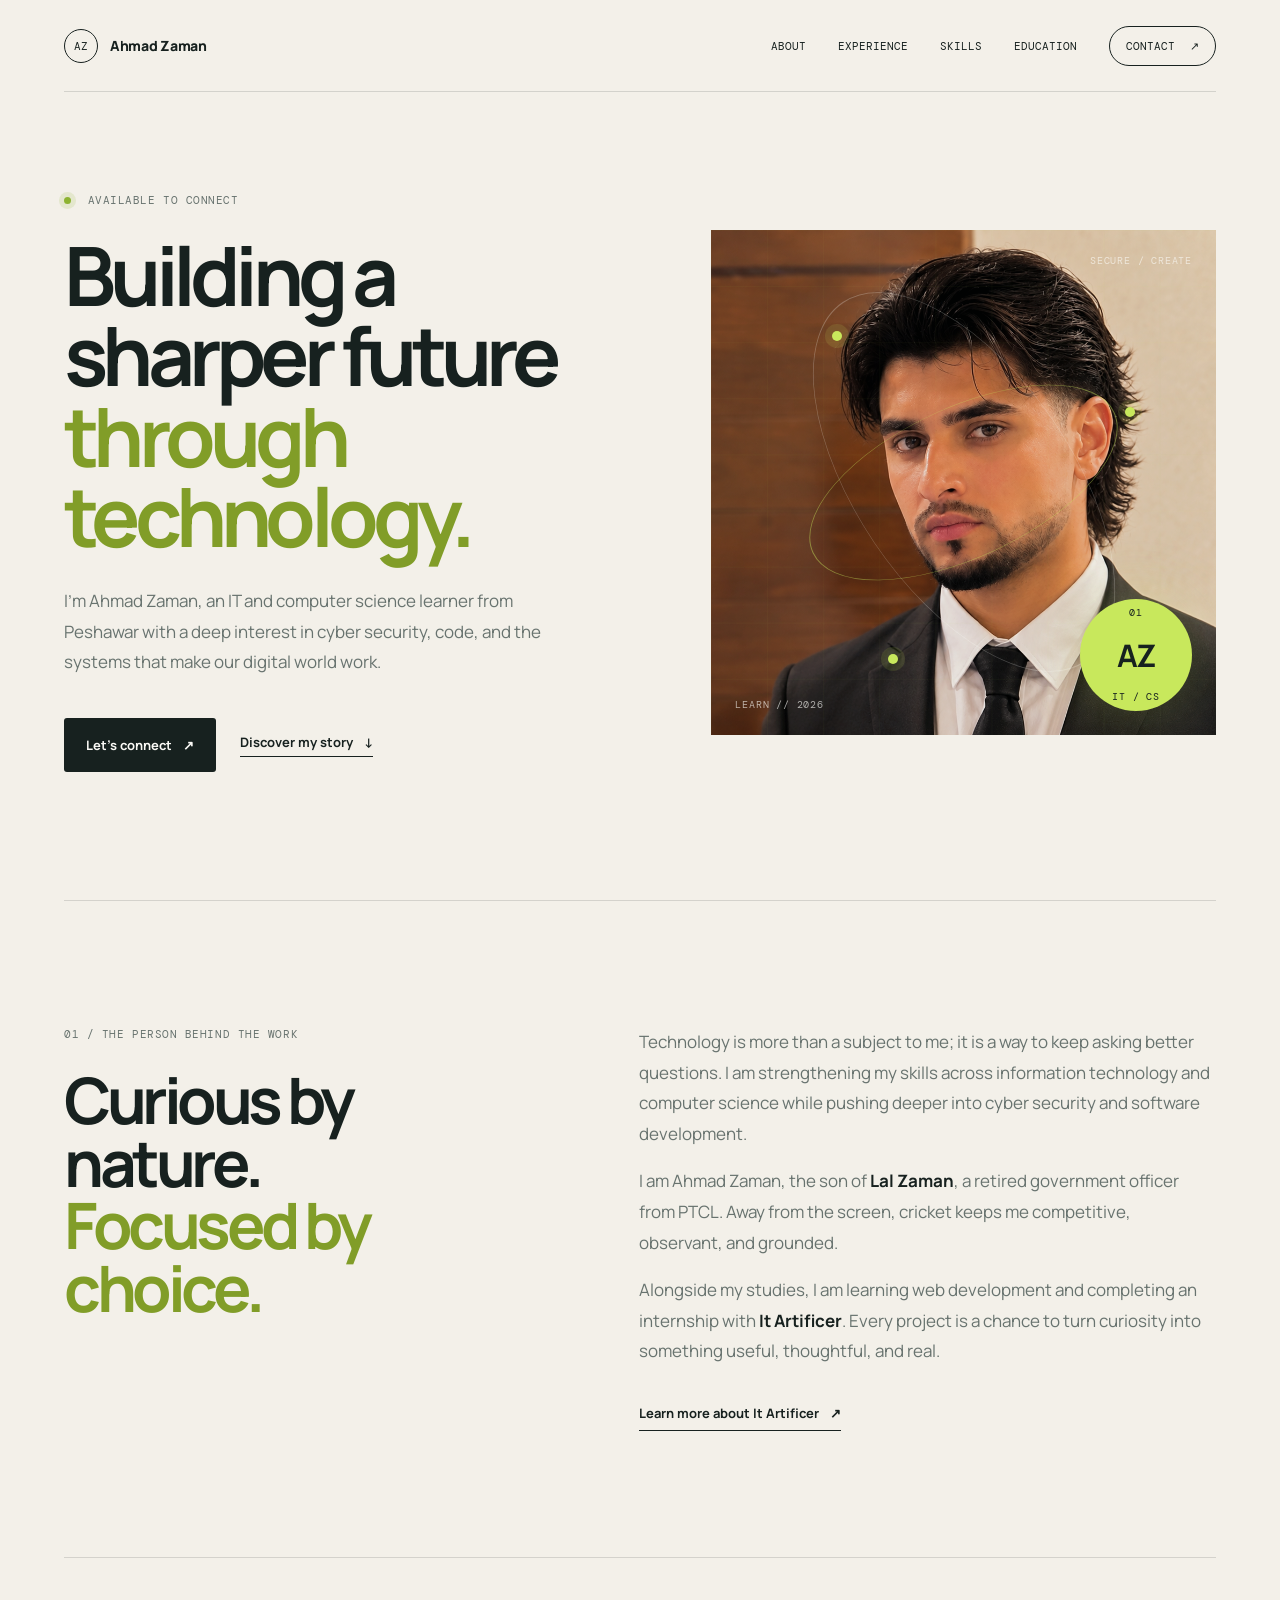
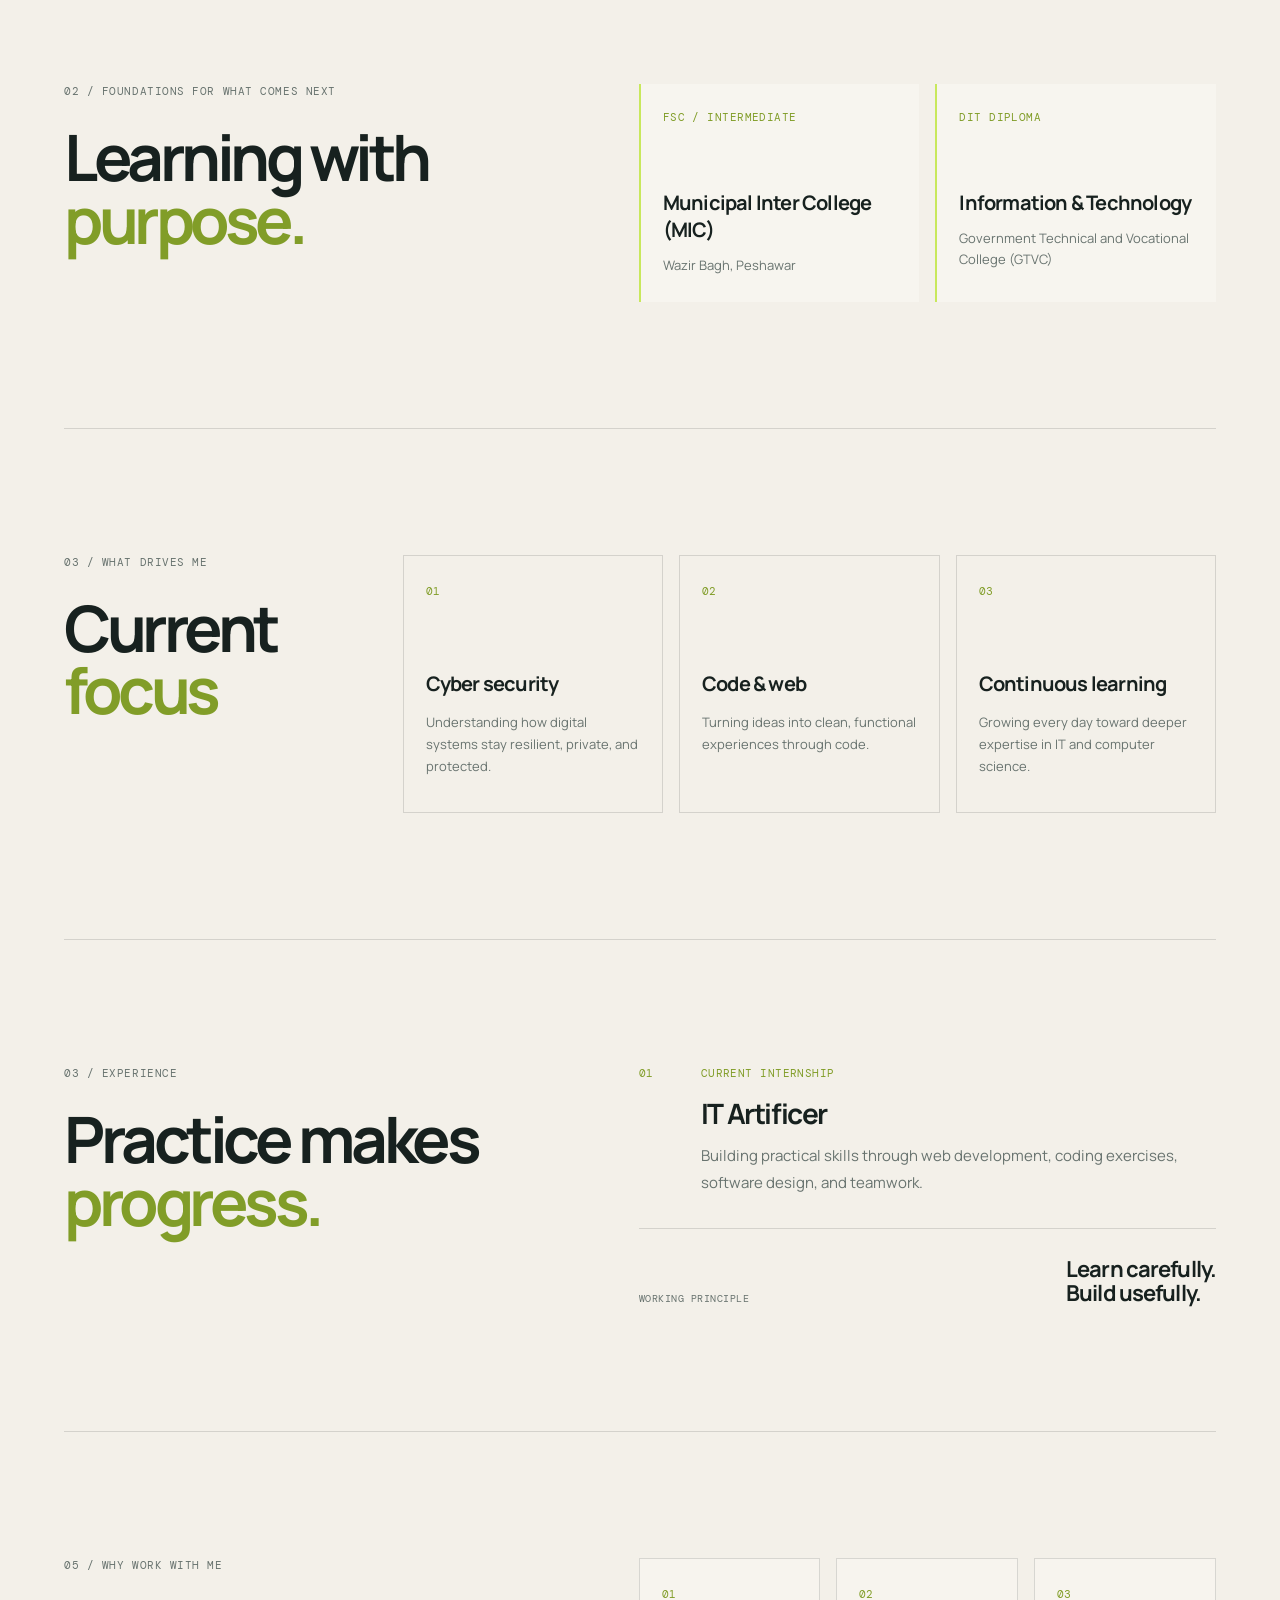
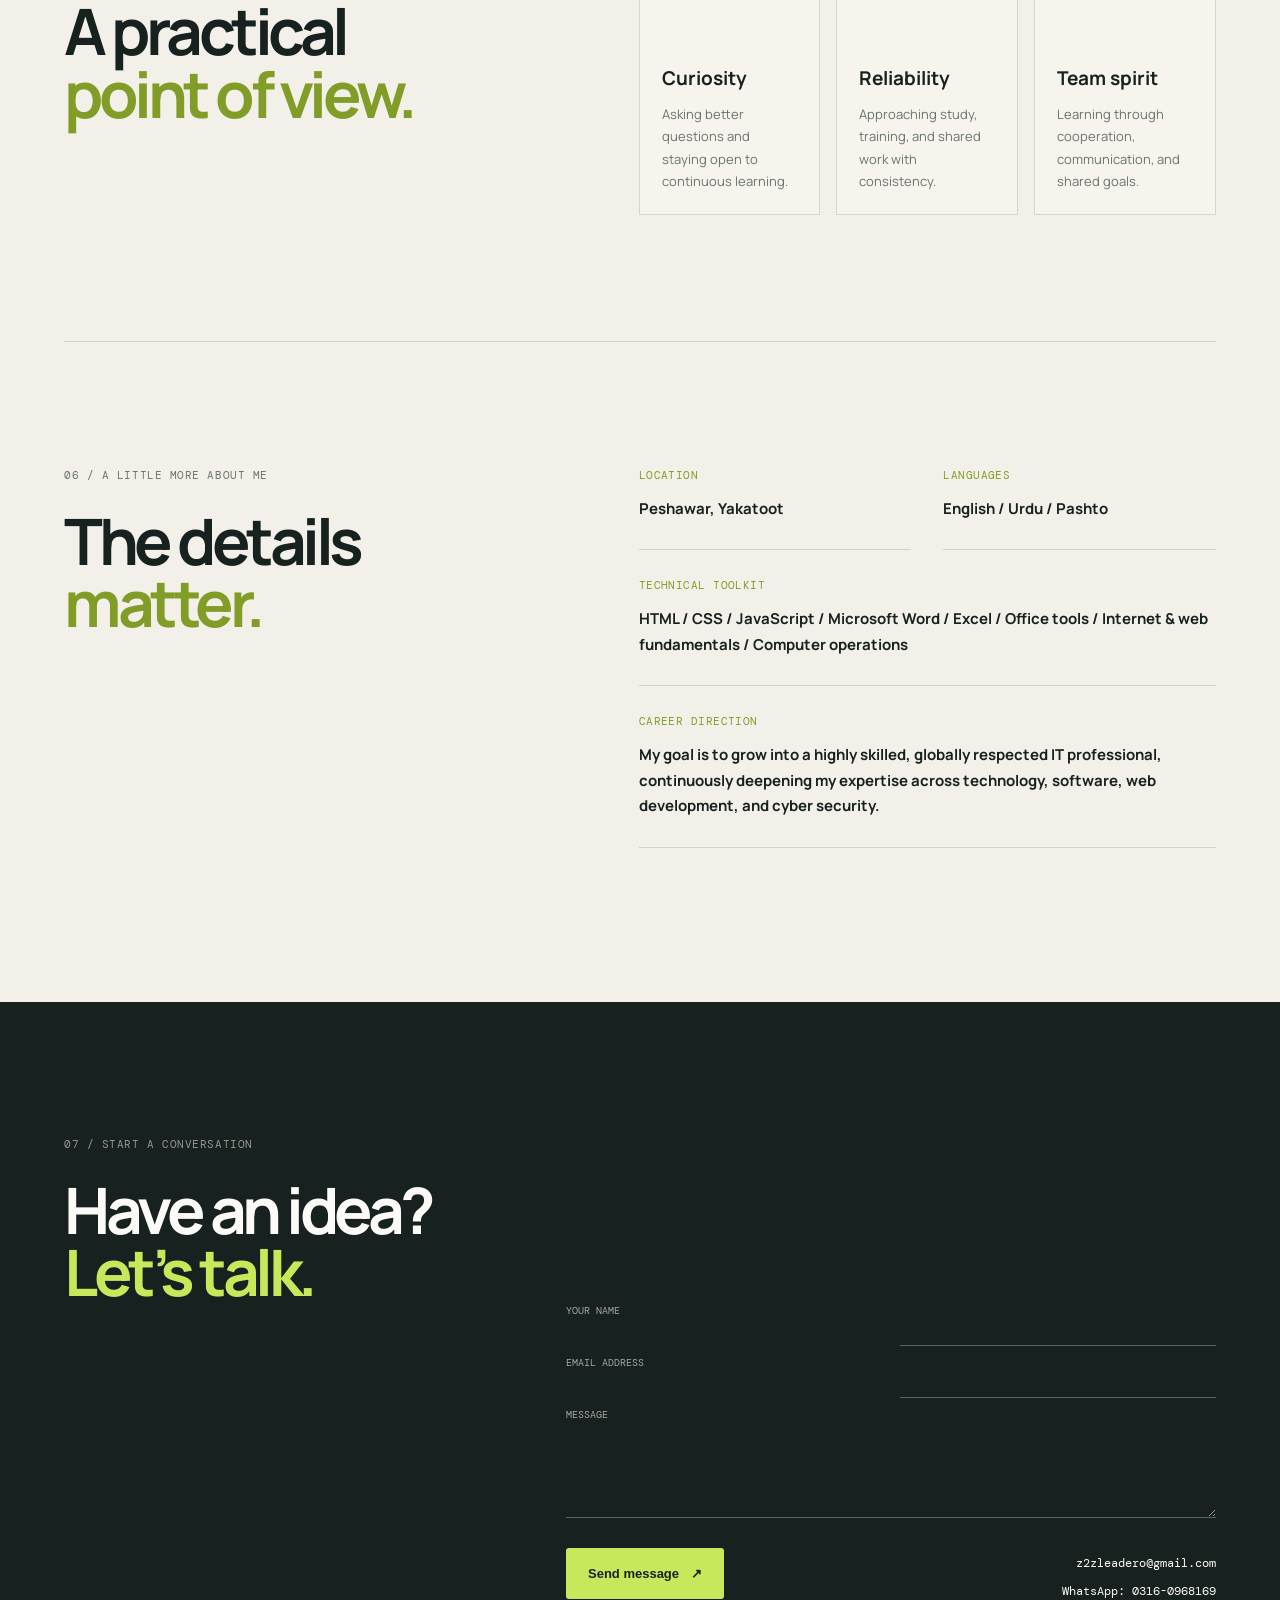
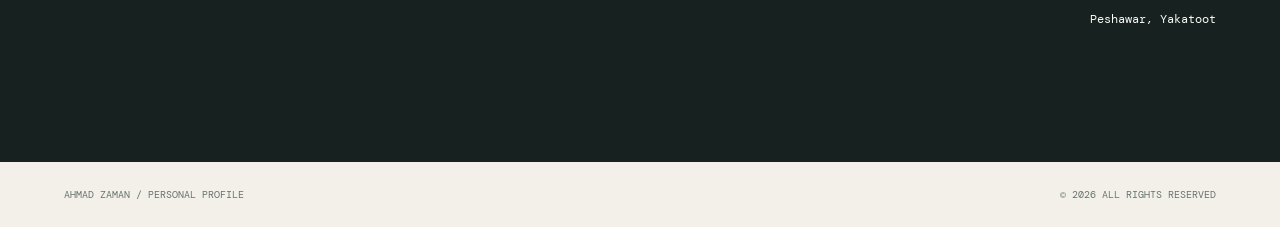
<file: index.html>
<!DOCTYPE html>
<html lang="en">
<head>
    <meta charset="UTF-8">
    <meta name="viewport" content="width=device-width, initial-scale=1.0">
    <meta name="theme-color" content="#17211f">
    <meta name="format-detection" content="telephone=no">
    <meta name="description" content="The personal profile of Ahmad Zaman, an IT and computer science learner, coding enthusiast, and cyber security expert.">
        <link rel="icon" href="profile.png" type="image/png">
    <title>Ahmad Zaman | IT & Cyber Security</title>
    <link rel="preconnect" href="https://fonts.googleapis.com">
    <link rel="preconnect" href="https://fonts.gstatic.com" crossorigin>
    <link href="https://fonts.googleapis.com/css2?family=DM+Mono:wght@400;500&family=Manrope:wght@400;500;600;700;800&display=swap" rel="stylesheet">
    <link rel="stylesheet" href="index.css">
</head>
<body>
    <div class="page-shell">
        <header class="site-header">
            <a class="brand" href="#top" aria-label="Ahmad Zaman home">
                <span class="brand-mark">AZ</span>
                <span>Ahmad Zaman</span>
            </a>
            <button class="menu-toggle" type="button" aria-expanded="false" aria-controls="site-nav">Menu</button>
            <nav id="site-nav" class="site-nav" aria-label="Main navigation">
                <a class="active" href="#about">About</a>
                <a href="#experience">Experience</a>
                <a href="#skills">Skills</a>
                <a href="#education">Education</a>
                <a class="nav-contact" href="#contact">Contact <span>↗</span></a>
            </nav>
        </header>

        <main id="top">
            <section class="hero" aria-labelledby="intro-title">
                <div class="hero-copy">
                    <p class="eyebrow"><span class="status-dot"></span> Available to connect</p>
                    <h1 id="intro-title">Building a sharper future <em>through technology.</em></h1>
                    <p class="intro">I’m Ahmad Zaman, an IT and computer science learner from Peshawar with a deep interest in cyber security, code, and the systems that make our digital world work.</p>
                    <div class="hero-actions">
                        <a class="button button-primary" href="mailto:z2zleadero@gmail.com">Let’s connect <span>↗</span></a>
                        <a class="button button-quiet" href="#about">Discover my story <span>↓</span></a>
                    </div>
                </div>
                    <div class="hero-visual reveal" role="img" aria-label="Portrait of Ahmad Zaman">
                    <img class="profile-photo" src="profile.png" alt="Ahmad Zaman wearing a black suit and tie">
                    <div class="visual-grid"></div>
                    <div class="orbit orbit-one"></div>
                    <div class="orbit orbit-two"></div>
                    <div class="core"><span>01</span><strong>AZ</strong><small>IT / CS</small></div>
                    <span class="node node-a"></span><span class="node node-b"></span><span class="node node-c"></span>
                    <span class="visual-label label-top">SECURE / CREATE</span>
                    <span class="visual-label label-bottom">LEARN // 2026</span>
                </div>
            </section>

            <section id="about" class="about-section" aria-labelledby="about-title">
                <div class="section-intro">
                    <p class="eyebrow">01 / The person behind the work</p>
                    <h2 id="about-title">Curious by nature.<br><em>Focused by choice.</em></h2>
                </div>
                <div class="about-content">
                    <p>Technology is more than a subject to me; it is a way to keep asking better questions. I am strengthening my skills across information technology and computer science while pushing deeper into cyber security and software development.</p>
                    <p>I am Ahmad Zaman, the son of <strong>Lal Zaman</strong>, a retired government officer from PTCL. Away from the screen, cricket keeps me competitive, observant, and grounded.</p>
                    <p>Alongside my studies, I am learning web development and completing an internship with <strong>It Artificer</strong>. Every project is a chance to turn curiosity into something useful, thoughtful, and real.</p>
                    <a class="text-link" href="https://share.google/Oz5hniwA0EbWmKNiz" target="_blank" rel="noopener noreferrer">Learn more about It Artificer <span>↗</span></a>
                </div>
            </section>

            <section id="education" class="education-section" aria-labelledby="education-title">
                <div class="section-intro">
                    <p class="eyebrow">02 / Foundations for what comes next</p>
                    <h2 id="education-title">Learning with<br><em>purpose.</em></h2>
                </div>
                <div class="education-content">
                    <article class="education-item">
                        <span class="education-type">FSc / Intermediate</span>
                        <h3>Municipal Inter College (MIC)</h3>
                        <p>Wazir Bagh, Peshawar</p>
                    </article>
                    <article class="education-item">
                        <span class="education-type">DIT Diploma</span>
                        <h3>Information &amp; Technology</h3>
                        <p>Government Technical and Vocational College (GTVC)</p>
                    </article>
                </div>
            </section>

            <section id="skills" class="focus-section" aria-labelledby="focus-title">
                <div class="focus-heading"><p class="eyebrow">03 / What drives me</p><h2 id="focus-title">Current <em>focus</em></h2></div>
                <div class="focus-list">
                    <article class="focus-item"><span class="focus-number">01</span><h3>Cyber security</h3><p>Understanding how digital systems stay resilient, private, and protected.</p></article>
                    <article class="focus-item"><span class="focus-number">02</span><h3>Code & web</h3><p>Turning ideas into clean, functional experiences through code.</p></article>
                    <article class="focus-item"><span class="focus-number">03</span><h3>Continuous learning</h3><p>Growing every day toward deeper expertise in IT and computer science.</p></article>
                </div>
            </section>

            <section id="experience" class="experience-section" aria-labelledby="experience-title">
                <div class="section-intro">
                    <p class="eyebrow">03 / Experience</p>
                    <h2 id="experience-title">Practice makes<br><em>progress.</em></h2>
                </div>
                <div class="experience-content">
                    <article class="timeline-item">
                        <span class="timeline-number">01</span>
                        <div><span class="education-type">Current internship</span><h3>IT Artificer</h3><p>Building practical skills through web development, coding exercises, software design, and teamwork.</p></div>
                    </article>
                    <div class="experience-note"><span>WORKING PRINCIPLE</span><strong>Learn carefully.<br>Build usefully.</strong></div>
                </div>
            </section>

            <section class="highlights-section" aria-labelledby="highlights-title">
                <div class="section-intro"><p class="eyebrow">05 / Why work with me</p><h2 id="highlights-title">A practical<br><em>point of view.</em></h2></div>
                <div class="highlights-grid"><article><span>01</span><h3>Curiosity</h3><p>Asking better questions and staying open to continuous learning.</p></article><article><span>02</span><h3>Reliability</h3><p>Approaching study, training, and shared work with consistency.</p></article><article><span>03</span><h3>Team spirit</h3><p>Learning through cooperation, communication, and shared goals.</p></article></div>
            </section>

            <section class="details-section" aria-labelledby="details-title">
                <div class="section-intro"><p class="eyebrow">06 / A little more about me</p><h2 id="details-title">The details<br><em>matter.</em></h2></div>
                <div class="details-grid">
                    <div class="detail-block"><span class="detail-label">Location</span><strong>Peshawar, Yakatoot</strong></div>
                    <div class="detail-block"><span class="detail-label">Languages</span><strong>English / Urdu / Pashto</strong></div>
                    <div class="detail-block detail-wide"><span class="detail-label">Technical toolkit</span><strong>HTML / CSS / JavaScript / Microsoft Word / Excel / Office tools / Internet &amp; web fundamentals / Computer operations</strong></div>
                    <div class="detail-block detail-wide"><span class="detail-label">Career direction</span><strong>My goal is to grow into a highly skilled, globally respected IT professional, continuously deepening my expertise across technology, software, web development, and cyber security.</strong></div>
                </div>
            </section>

            <section id="contact" class="contact-section" aria-labelledby="contact-title">
                <p class="eyebrow">07 / Start a conversation</p>
                <h2 id="contact-title">Have an idea?<br><em>Let’s talk.</em></h2>
                <div class="contact-details"><a href="mailto:z2zleadero@gmail.com">z2zleadero@gmail.com</a><a href="https://wa.me/923160968169" target="_blank" rel="noopener noreferrer">WhatsApp: 0316-0968169</a><span>Peshawar, Yakatoot</span></div>
                <form class="contact-form"><label for="name">Your name</label><input id="name" name="name" type="text" autocomplete="name" required><label for="email">Email address</label><input id="email" name="email" type="email" autocomplete="email" required><label for="message">Message</label><textarea id="message" name="message" rows="4" required></textarea><button class="button button-primary" type="submit">Send message <span>↗</span></button><p class="form-status" role="status" aria-live="polite"></p></form>
            </section>
        </main>

        <footer class="site-footer"><span>Ahmad Zaman / Personal profile</span><span>© <span id="year"></span> All rights reserved</span></footer>
    </div>
    <button class="back-to-top" type="button" aria-label="Back to top">↑</button>
    <script src="index.js"></script>
</body>
</html>
</file>
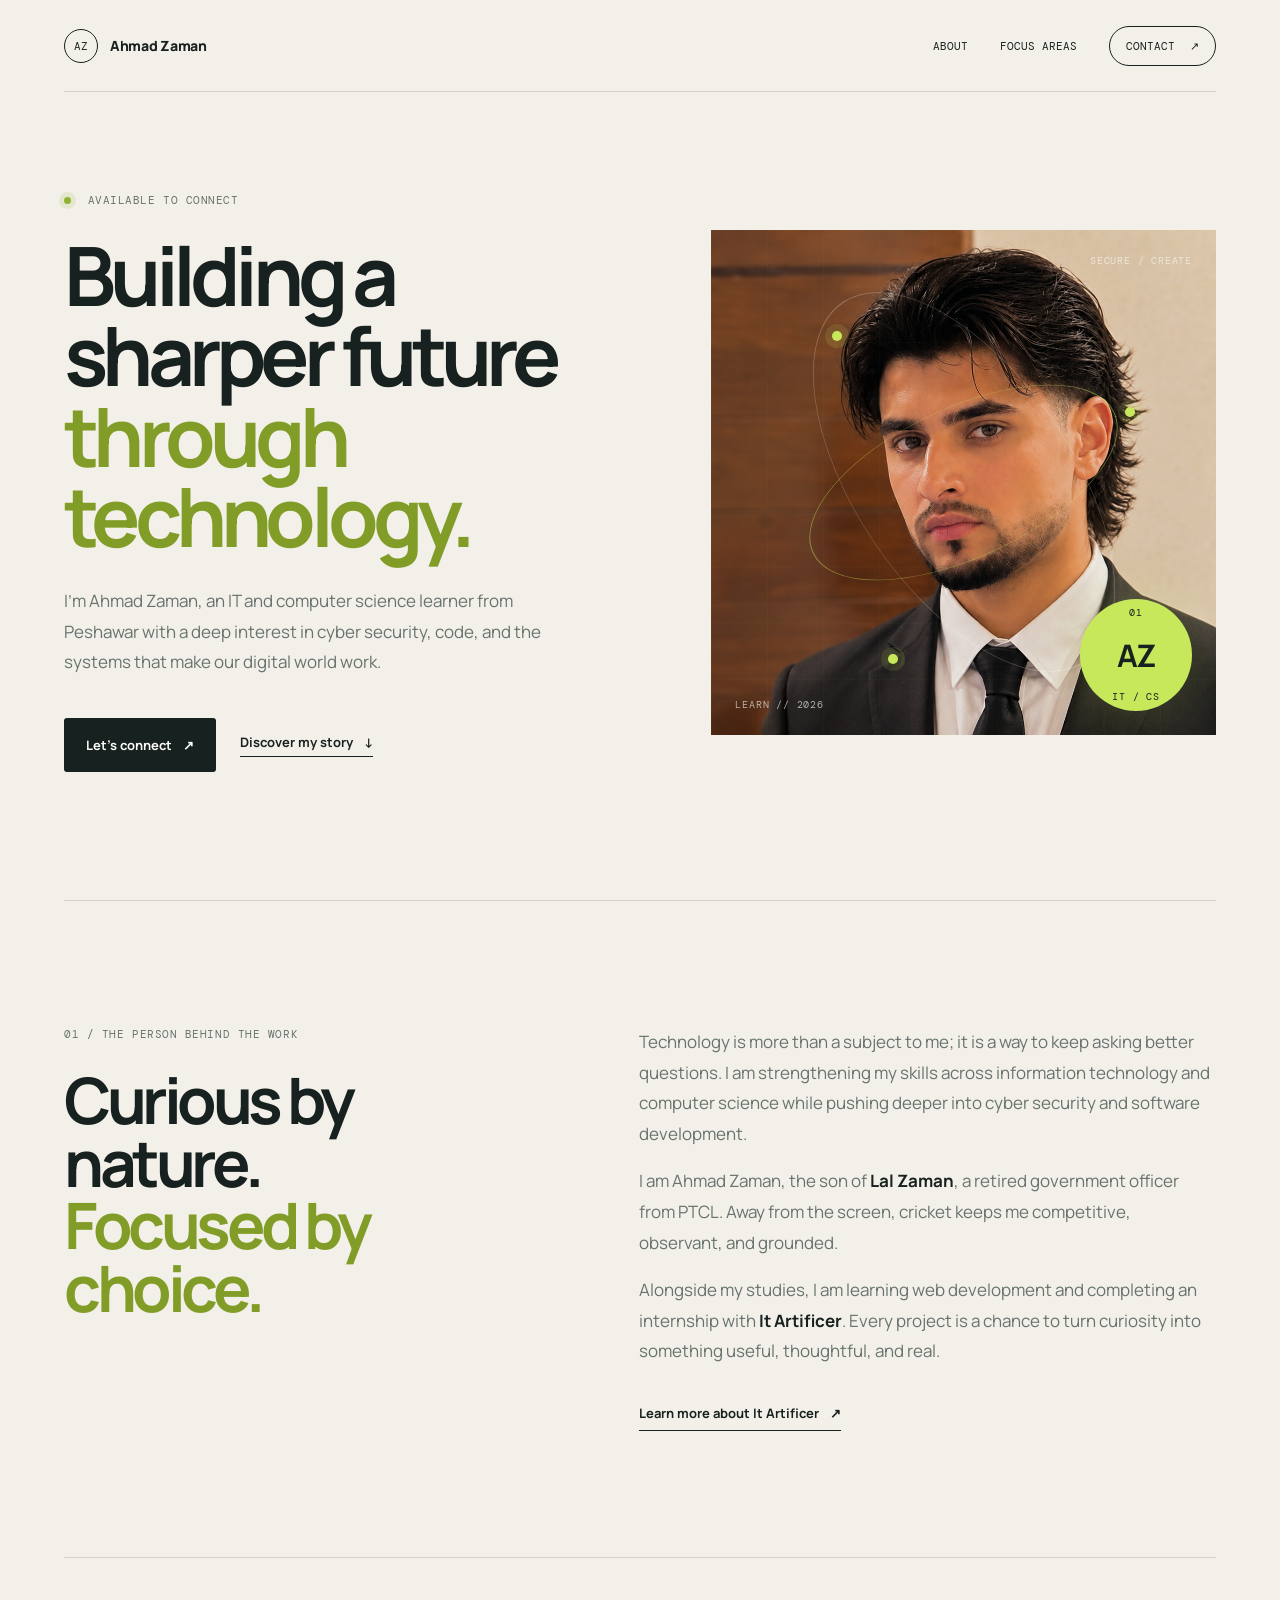
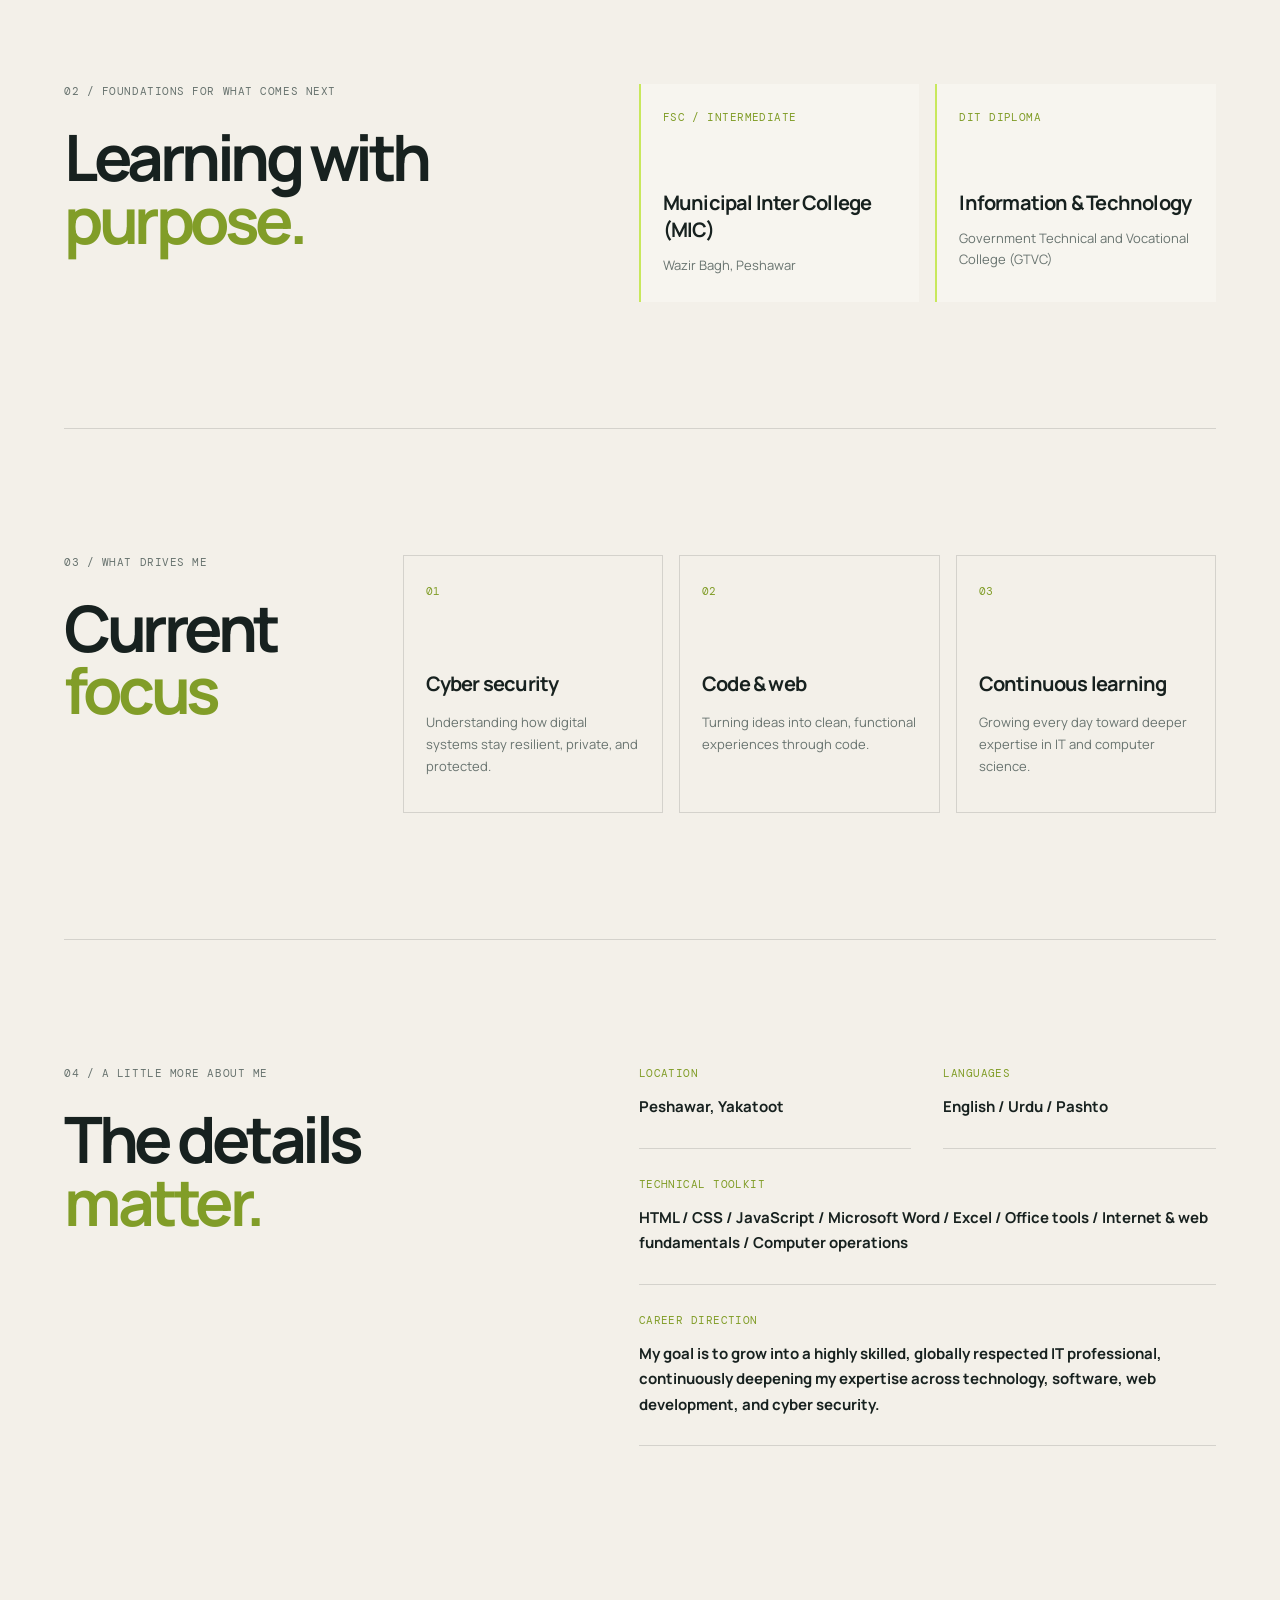
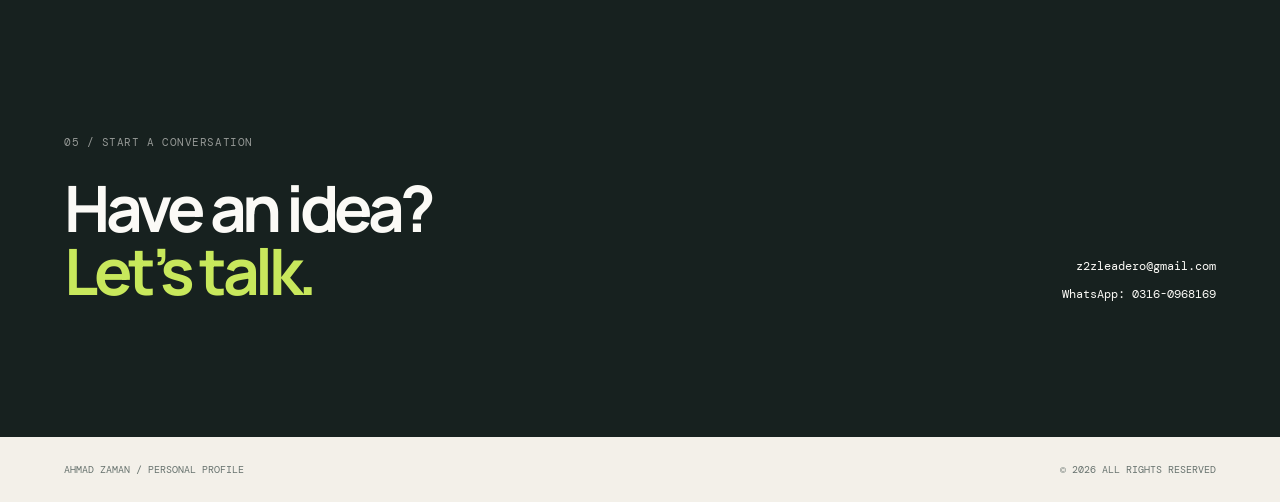
<file: Personal.HTML>
<!DOCTYPE html>
<html lang="en">
<head>
    <meta charset="UTF-8">
    <meta name="viewport" content="width=device-width, initial-scale=1.0">
    <meta name="theme-color" content="#17211f">
    <meta name="format-detection" content="telephone=no">
    <meta name="description" content="The personal profile of Ahmad Zaman, an IT and computer science learner, coding enthusiast, and cyber security expert.">
    <title>Ahmad Zaman | IT & Cyber Security</title>
    <link rel="preconnect" href="https://fonts.googleapis.com">
    <link rel="preconnect" href="https://fonts.gstatic.com" crossorigin>
    <link href="https://fonts.googleapis.com/css2?family=DM+Mono:wght@400;500&family=Manrope:wght@400;500;600;700;800&display=swap" rel="stylesheet">
    <link rel="stylesheet" href="Personal.CSS">
</head>
<body>
    <div class="page-shell">
        <header class="site-header">
            <a class="brand" href="#top" aria-label="Ahmad Zaman home">
                <span class="brand-mark">AZ</span>
                <span>Ahmad Zaman</span>
            </a>
            <button class="menu-toggle" type="button" aria-expanded="false" aria-controls="site-nav">Menu</button>
            <nav id="site-nav" class="site-nav" aria-label="Main navigation">
                <a href="#about">About</a>
                <a href="#focus">Focus areas</a>
                <a class="nav-contact" href="mailto:z2zleadero@gmail.com">Contact <span>↗</span></a>
            </nav>
        </header>

        <main id="top">
            <section class="hero" aria-labelledby="intro-title">
                <div class="hero-copy">
                    <p class="eyebrow"><span class="status-dot"></span> Available to connect</p>
                    <h1 id="intro-title">Building a sharper future <em>through technology.</em></h1>
                    <p class="intro">I’m Ahmad Zaman, an IT and computer science learner from Peshawar with a deep interest in cyber security, code, and the systems that make our digital world work.</p>
                    <div class="hero-actions">
                        <a class="button button-primary" href="mailto:z2zleadero@gmail.com">Let’s connect <span>↗</span></a>
                        <a class="button button-quiet" href="#about">Discover my story <span>↓</span></a>
                    </div>
                </div>
                <div class="hero-visual" aria-label="Portrait of Ahmad Zaman">
                    <img class="profile-photo" src="profile.png" alt="Ahmad Zaman wearing a black suit and tie">
                    <div class="visual-grid"></div>
                    <div class="orbit orbit-one"></div>
                    <div class="orbit orbit-two"></div>
                    <div class="core"><span>01</span><strong>AZ</strong><small>IT / CS</small></div>
                    <span class="node node-a"></span><span class="node node-b"></span><span class="node node-c"></span>
                    <span class="visual-label label-top">SECURE / CREATE</span>
                    <span class="visual-label label-bottom">LEARN // 2026</span>
                </div>
            </section>

            <section id="about" class="about-section" aria-labelledby="about-title">
                <div class="section-intro">
                    <p class="eyebrow">01 / The person behind the work</p>
                    <h2 id="about-title">Curious by nature.<br><em>Focused by choice.</em></h2>
                </div>
                <div class="about-content">
                    <p>Technology is more than a subject to me; it is a way to keep asking better questions. I am strengthening my skills across information technology and computer science while pushing deeper into cyber security and software development.</p>
                    <p>I am Ahmad Zaman, the son of <strong>Lal Zaman</strong>, a retired government officer from PTCL. Away from the screen, cricket keeps me competitive, observant, and grounded.</p>
                    <p>Alongside my studies, I am learning web development and completing an internship with <strong>It Artificer</strong>. Every project is a chance to turn curiosity into something useful, thoughtful, and real.</p>
                    <a class="text-link" href="https://share.google/Oz5hniwA0EbWmKNiz" target="_blank" rel="noopener noreferrer">Learn more about It Artificer <span>↗</span></a>
                </div>
            </section>

            <section id="education" class="education-section" aria-labelledby="education-title">
                <div class="section-intro">
                    <p class="eyebrow">02 / Foundations for what comes next</p>
                    <h2 id="education-title">Learning with<br><em>purpose.</em></h2>
                </div>
                <div class="education-content">
                    <article class="education-item">
                        <span class="education-type">FSc / Intermediate</span>
                        <h3>Municipal Inter College (MIC)</h3>
                        <p>Wazir Bagh, Peshawar</p>
                    </article>
                    <article class="education-item">
                        <span class="education-type">DIT Diploma</span>
                        <h3>Information &amp; Technology</h3>
                        <p>Government Technical and Vocational College (GTVC)</p>
                    </article>
                </div>
            </section>

            <section id="focus" class="focus-section" aria-labelledby="focus-title">
                <div class="focus-heading"><p class="eyebrow">03 / What drives me</p><h2 id="focus-title">Current <em>focus</em></h2></div>
                <div class="focus-list">
                    <article class="focus-item"><span class="focus-number">01</span><h3>Cyber security</h3><p>Understanding how digital systems stay resilient, private, and protected.</p></article>
                    <article class="focus-item"><span class="focus-number">02</span><h3>Code & web</h3><p>Turning ideas into clean, functional experiences through code.</p></article>
                    <article class="focus-item"><span class="focus-number">03</span><h3>Continuous learning</h3><p>Growing every day toward deeper expertise in IT and computer science.</p></article>
                </div>
            </section>

            <section class="details-section" aria-labelledby="details-title">
                <div class="section-intro"><p class="eyebrow">04 / A little more about me</p><h2 id="details-title">The details<br><em>matter.</em></h2></div>
                <div class="details-grid">
                    <div class="detail-block"><span class="detail-label">Location</span><strong>Peshawar, Yakatoot</strong></div>
                    <div class="detail-block"><span class="detail-label">Languages</span><strong>English / Urdu / Pashto</strong></div>
                    <div class="detail-block detail-wide"><span class="detail-label">Technical toolkit</span><strong>HTML / CSS / JavaScript / Microsoft Word / Excel / Office tools / Internet &amp; web fundamentals / Computer operations</strong></div>
                    <div class="detail-block detail-wide"><span class="detail-label">Career direction</span><strong>My goal is to grow into a highly skilled, globally respected IT professional, continuously deepening my expertise across technology, software, web development, and cyber security.</strong></div>
                </div>
            </section>

            <section class="contact-section" aria-labelledby="contact-title">
                <p class="eyebrow">05 / Start a conversation</p>
                <h2 id="contact-title">Have an idea?<br><em>Let’s talk.</em></h2>
                <div class="contact-details"><a href="mailto:z2zleadero@gmail.com">z2zleadero@gmail.com</a><a href="https://wa.me/923160968169" target="_blank" rel="noopener noreferrer">WhatsApp: 0316-0968169</a></div>
            </section>
        </main>

        <footer class="site-footer"><span>Ahmad Zaman / Personal profile</span><span>© <span id="year"></span> All rights reserved</span></footer>
    </div>
    <script src="Personal.js"></script>
</body>
</html>
</file>
<file: index.css>
@import url('https://fonts.googleapis.com/css2?family=DM+Mono:wght@400;500&family=Manrope:wght@400;500;600;700;800&display=swap');

:root {
	--ink: #17211f;
	--muted: #68736f;
	--paper: #f3f0e9;
	--cream: #fbfaf6;
	--lime: #c8e85c;
	--line: rgba(23, 33, 31, .14);
	--mono: 'DM Mono', monospace;
	--sans: 'Manrope', sans-serif;
}

* { box-sizing: border-box; }
html { scroll-behavior: smooth; }
body { margin: 0; color: var(--ink); background: var(--paper); font-family: var(--sans); overflow-x: hidden; }
a { -webkit-tap-highlight-color: transparent; }
a { color: inherit; text-decoration: none; }
.page-shell { max-width: 1600px; margin: auto; padding: 0 5vw; overflow: hidden; }
.site-header { position: sticky; z-index: 10; top: 0; min-height: 92px; display: flex; align-items: center; justify-content: space-between; border-bottom: 1px solid var(--line); background: rgba(243,240,233,.9); backdrop-filter: blur(14px); }
.brand, .site-nav, .hero-actions, .contact-details { display: flex; align-items: center; }
.brand { gap: 12px; font-size: 14px; font-weight: 800; letter-spacing: -.02em; }
.brand-mark { display: grid; place-items: center; width: 34px; height: 34px; border: 1px solid var(--ink); border-radius: 50%; font: 11px var(--mono); }
.site-nav { gap: 32px; font: 11px var(--mono); text-transform: uppercase; }
.site-nav a { transition: color .2s ease; }.site-nav a:hover, .text-link:hover { color: #718c20; }
.nav-contact { padding: 12px 16px; border: 1px solid var(--ink); border-radius: 99px; }.nav-contact span, .button span, .text-link span { margin-left: 8px; }
.menu-toggle { display: none; border: 0; background: transparent; font: 11px var(--mono); text-transform: uppercase; }
.hero { min-height: calc(100vh - 92px); display: grid; grid-template-columns: 1.05fr .95fr; align-items: center; gap: 7vw; padding: 7vh 0 10vh; }
.eyebrow { margin: 0 0 28px; color: var(--muted); font: 11px var(--mono); letter-spacing: .05em; text-transform: uppercase; }.status-dot { display: inline-block; width: 7px; height: 7px; margin-right: 9px; background: #8db331; border-radius: 50%; box-shadow: 0 0 0 5px rgba(141,179,49,.15); }
h1, h2, h3, p { margin-top: 0; } h1, h2 { letter-spacing: -.07em; line-height: .98; } h1 { max-width: 760px; margin-bottom: 30px; font-size: clamp(3.4rem, 6.4vw, 7rem); font-weight: 700; } h1 em, h2 em { color: #819d28; font-style: normal; }
.intro { max-width: 520px; color: var(--muted); font-size: 17px; line-height: 1.8; }.hero-actions { gap: 24px; margin-top: 40px; }.button { font-size: 13px; font-weight: 700; }.button-primary { padding: 18px 22px; background: var(--ink); color: var(--cream); border-radius: 3px; }.button-quiet { border-bottom: 1px solid var(--ink); padding-bottom: 5px; }
.hero-visual { position: relative; width: 100%; max-width: 600px; aspect-ratio: 1; justify-self: end; background: #1d2926; overflow: hidden; }.profile-photo { position: absolute; z-index: 1; inset: 0; width: 100%; height: 100%; object-fit: cover; object-position: center 16%; opacity: .94; }.visual-grid { position: absolute; z-index: 2; inset: 0; opacity: .1; background-image: linear-gradient(rgba(200,232,92,.3) 1px, transparent 1px), linear-gradient(90deg, rgba(200,232,92,.3) 1px, transparent 1px); background-size: 11.11% 11.11%; }.orbit { position: absolute; z-index: 3; border: 1px solid rgba(200,232,92,.45); border-radius: 50%; transform: rotate(-25deg); }.orbit-one { inset: 17%; border-radius: 50%; transform: rotate(-25deg) scaleY(.45); }.orbit-two { inset: 7%; transform: rotate(56deg) scaleY(.5); border-color: rgba(251,250,246,.25); }.core { position: absolute; z-index: 4; right: 24px; bottom: 24px; top: auto; left: auto; display: grid; place-items: center; width: 112px; height: 112px; transform: none; color: var(--ink); background: var(--lime); border-radius: 50%; box-shadow: 0 0 60px rgba(200,232,92,.25); }.core span, .core small, .visual-label { font: 10px var(--mono); letter-spacing: .08em; }.core strong { font-size: 31px; letter-spacing: -.08em; }.node { position: absolute; z-index: 3; width: 10px; height: 10px; background: var(--lime); border-radius: 50%; box-shadow: 0 0 0 7px rgba(200,232,92,.12); }.node-a { top: 20%; left: 24%; }.node-b { right: 16%; top: 35%; }.node-c { bottom: 14%; left: 35%; }.visual-label { position: absolute; z-index: 4; color: rgba(251,250,246,.65); }.label-top { top: 24px; right: 24px; }.label-bottom { bottom: 24px; left: 24px; }
.about-section, .focus-section { display: grid; grid-template-columns: .9fr 1.1fr; gap: 8vw; padding: 14vh 0; border-top: 1px solid var(--line); }.about-section h2, .focus-section h2, .contact-section h2 { margin: 0; font-size: clamp(2.7rem, 5vw, 5.5rem); }.about-content { max-width: 600px; }.about-content p { color: var(--muted); font-size: 17px; line-height: 1.8; }.about-content strong { color: var(--ink); }.text-link { display: inline-block; margin-top: 20px; padding-bottom: 8px; border-bottom: 1px solid var(--ink); font-size: 13px; font-weight: 700; }
.education-section, .details-section { display: grid; grid-template-columns: .9fr 1.1fr; gap: 8vw; padding: 14vh 0; border-top: 1px solid var(--line); }.education-section h2, .details-section h2 { margin: 0; font-size: clamp(2.7rem, 5vw, 5.5rem); }.education-content { display: grid; grid-template-columns: repeat(2, 1fr); gap: 16px; }.education-item { padding: 26px 22px; border-left: 2px solid var(--lime); background: rgba(251,250,246,.45); }.education-type, .detail-label { display: block; color: #819d28; font: 11px var(--mono); letter-spacing: .04em; text-transform: uppercase; }.education-item h3 { margin: 65px 0 12px; font-size: 20px; letter-spacing: -.04em; }.education-item p { margin: 0; color: var(--muted); font-size: 13px; line-height: 1.6; }
.focus-section { grid-template-columns: .45fr 1.55fr; }.focus-list { display: grid; grid-template-columns: repeat(3, 1fr); gap: 16px; }.focus-item { min-height: 250px; padding: 22px; border: 1px solid var(--line); }.focus-number { color: #819d28; font: 11px var(--mono); }.focus-item h3 { margin: 70px 0 14px; font-size: 20px; letter-spacing: -.04em; }.focus-item p { color: var(--muted); font-size: 13px; line-height: 1.7; }
.details-grid { display: grid; grid-template-columns: repeat(2, 1fr); gap: 0 32px; }.detail-block { padding: 0 0 28px; margin-bottom: 28px; border-bottom: 1px solid var(--line); }.detail-block strong { display: block; margin-top: 14px; font-size: 15px; line-height: 1.7; }.detail-wide { grid-column: 1 / -1; }
.contact-section { position: relative; margin: 0 -5vw; padding: 15vh 5vw; color: var(--cream); background: var(--ink); }.contact-section .eyebrow { color: rgba(251,250,246,.55); }.contact-section h2 em { color: var(--lime); }.contact-details { position: absolute; right: 5vw; bottom: 15vh; flex-direction: column; align-items: flex-end; gap: 12px; font: 12px var(--mono); }.contact-details a:hover { color: var(--lime); }.site-footer { display: flex; justify-content: space-between; padding: 26px 0; color: var(--muted); font: 10px var(--mono); text-transform: uppercase; }
.experience-section, .highlights-section { display: grid; grid-template-columns: .9fr 1.1fr; gap: 8vw; padding: 14vh 0; border-top: 1px solid var(--line); }
.experience-section h2, .highlights-section h2 { margin: 0; font-size: clamp(2.7rem, 5vw, 5.5rem); }
.timeline-item { display: grid; grid-template-columns: 42px 1fr; gap: 20px; padding-bottom: 32px; border-bottom: 1px solid var(--line); }
.timeline-number, .highlights-grid article > span { color: #819d28; font: 11px var(--mono); }
.timeline-item h3 { margin: 14px 0 10px; font-size: 28px; letter-spacing: -.05em; }
.timeline-item p { max-width: 560px; margin: 0; color: var(--muted); font-size: 15px; line-height: 1.8; }
.experience-note { display: flex; justify-content: space-between; align-items: flex-end; margin-top: 28px; color: var(--muted); font: 10px var(--mono); letter-spacing: .05em; }
.experience-note strong { color: var(--ink); font: 700 22px/1.1 var(--sans); letter-spacing: -.04em; }
.highlights-grid { display: grid; grid-template-columns: repeat(3, 1fr); gap: 16px; }
.highlights-grid article { min-height: 220px; padding: 22px; border: 1px solid var(--line); background: rgba(251,250,246,.35); transition: transform .25s ease, border-color .25s ease; }
.highlights-grid article:hover { transform: translateY(-6px); border-color: var(--lime); }
.highlights-grid h3 { margin: 62px 0 12px; font-size: 19px; }
.highlights-grid p { margin: 0; color: var(--muted); font-size: 13px; line-height: 1.7; }
.contact-form { display: grid; grid-template-columns: 1fr 1fr; gap: 10px 18px; max-width: 650px; margin-left: auto; align-content: start; }
.contact-form label { color: rgba(251,250,246,.62); font: 10px var(--mono); text-transform: uppercase; }
.contact-form input, .contact-form textarea { width: 100%; padding: 13px 0; color: var(--cream); background: transparent; border: 0; border-bottom: 1px solid rgba(251,250,246,.3); outline: 0; }
.contact-form input:focus, .contact-form textarea:focus { border-color: var(--lime); }
.contact-form textarea, .contact-form button, .form-status { grid-column: 1 / -1; }
.contact-form textarea { resize: vertical; }
.contact-form button { width: max-content; margin-top: 20px; border: 0; cursor: pointer; }
.contact-form .button-primary { color: var(--ink); background: var(--lime); }
.form-status { min-height: 18px; margin: 0; color: var(--lime); font: 11px var(--mono); }
.reveal { opacity: 0; transform: translateY(20px); transition: opacity .7s ease, transform .7s ease; }
.reveal.visible { opacity: 1; transform: none; }
.back-to-top { position: fixed; z-index: 5; right: 24px; bottom: 24px; width: 42px; height: 42px; color: var(--ink); background: var(--lime); border: 0; border-radius: 50%; cursor: pointer; opacity: 0; pointer-events: none; transform: translateY(10px); transition: opacity .25s ease, transform .25s ease; }
.back-to-top.visible { opacity: 1; pointer-events: auto; transform: none; }
@media (max-width: 1050px) and (min-width: 761px) { .page-shell { padding: 0 4vw; }.hero { gap: 4vw; }.core { width: 96px; height: 96px; right: 18px; bottom: 18px; }.core strong { font-size: 27px; }.about-section, .education-section, .details-section, .experience-section, .highlights-section { gap: 5vw; }.focus-section { gap: 4vw; }.focus-list, .highlights-grid { grid-template-columns: 1fr; }.focus-item, .highlights-grid article { min-height: 0; }.contact-section { margin: 0 -4vw; padding-left: 4vw; padding-right: 4vw; }.contact-details { right: 4vw; } }
@media (max-width: 760px) { .page-shell { padding: 0 6vw; }.site-header { min-height: 76px; }.menu-toggle { display: block; }.site-nav { display: none; position: absolute; z-index: 2; top: 76px; left: 0; right: 0; padding: 24px 6vw; flex-direction: column; align-items: flex-start; background: var(--cream); border-bottom: 1px solid var(--line); }.site-nav.open { display: flex; }.hero { display: block; padding: 10vh 0 12vh; }.hero-visual { width: 100%; margin-top: 70px; }.intro { font-size: 15px; }.hero-actions { flex-wrap: wrap; }.about-section, .education-section, .focus-section, .details-section, .experience-section, .highlights-section { display: block; padding: 12vh 0; }.section-intro, .focus-heading { margin-bottom: 48px; }.education-content, .details-grid, .highlights-grid { grid-template-columns: 1fr; gap: 16px; }.detail-wide { grid-column: auto; }.focus-list { grid-template-columns: 1fr; }.focus-item, .highlights-grid article { min-height: 0; }.focus-item h3, .highlights-grid h3 { margin-top: 42px; }.education-item h3 { margin-top: 42px; }.experience-note { display: block; }.experience-note strong { display: block; margin-top: 16px; }.contact-section { margin: 0 -6vw; padding: 12vh 6vw; }.contact-details { position: static; align-items: flex-start; margin-top: 54px; }.contact-form { margin: 54px 0 0; grid-template-columns: 1fr; }.contact-form textarea, .contact-form button, .form-status { grid-column: auto; }.site-footer { gap: 20px; flex-direction: column; } }
@media (max-width: 380px) { .brand { font-size: 12px; }.hero-actions { display: block; }.button { display: inline-block; margin-bottom: 18px; }.core { width: 82px; height: 82px; right: 14px; bottom: 14px; }.core strong { font-size: 24px; }.core span, .core small { font-size: 8px; }.visual-label { font-size: 8px; } }
</file>
<file: Personal.CSS>
@import url('https://fonts.googleapis.com/css2?family=DM+Mono:wght@400;500&family=Manrope:wght@400;500;600;700;800&display=swap');

:root {
	--ink: #17211f;
	--muted: #68736f;
	--paper: #f3f0e9;
	--cream: #fbfaf6;
	--lime: #c8e85c;
	--line: rgba(23, 33, 31, .14);
	--mono: 'DM Mono', monospace;
	--sans: 'Manrope', sans-serif;
}

* { box-sizing: border-box; }
html { scroll-behavior: smooth; }
body { margin: 0; color: var(--ink); background: var(--paper); font-family: var(--sans); overflow-x: hidden; }
a { -webkit-tap-highlight-color: transparent; }
a { color: inherit; text-decoration: none; }
.page-shell { max-width: 1600px; margin: auto; padding: 0 5vw; overflow: hidden; }
.site-header { min-height: 92px; display: flex; align-items: center; justify-content: space-between; border-bottom: 1px solid var(--line); }
.brand, .site-nav, .hero-actions, .contact-details { display: flex; align-items: center; }
.brand { gap: 12px; font-size: 14px; font-weight: 800; letter-spacing: -.02em; }
.brand-mark { display: grid; place-items: center; width: 34px; height: 34px; border: 1px solid var(--ink); border-radius: 50%; font: 11px var(--mono); }
.site-nav { gap: 32px; font: 11px var(--mono); text-transform: uppercase; }
.site-nav a { transition: color .2s ease; }.site-nav a:hover, .text-link:hover { color: #718c20; }
.nav-contact { padding: 12px 16px; border: 1px solid var(--ink); border-radius: 99px; }.nav-contact span, .button span, .text-link span { margin-left: 8px; }
.menu-toggle { display: none; border: 0; background: transparent; font: 11px var(--mono); text-transform: uppercase; }
.hero { min-height: calc(100vh - 92px); display: grid; grid-template-columns: 1.05fr .95fr; align-items: center; gap: 7vw; padding: 7vh 0 10vh; }
.eyebrow { margin: 0 0 28px; color: var(--muted); font: 11px var(--mono); letter-spacing: .05em; text-transform: uppercase; }.status-dot { display: inline-block; width: 7px; height: 7px; margin-right: 9px; background: #8db331; border-radius: 50%; box-shadow: 0 0 0 5px rgba(141,179,49,.15); }
h1, h2, h3, p { margin-top: 0; } h1, h2 { letter-spacing: -.07em; line-height: .98; } h1 { max-width: 760px; margin-bottom: 30px; font-size: clamp(3.4rem, 6.4vw, 7rem); font-weight: 700; } h1 em, h2 em { color: #819d28; font-style: normal; }
.intro { max-width: 520px; color: var(--muted); font-size: 17px; line-height: 1.8; }.hero-actions { gap: 24px; margin-top: 40px; }.button { font-size: 13px; font-weight: 700; }.button-primary { padding: 18px 22px; background: var(--ink); color: var(--cream); border-radius: 3px; }.button-quiet { border-bottom: 1px solid var(--ink); padding-bottom: 5px; }
.hero-visual { position: relative; width: 100%; max-width: 600px; aspect-ratio: 1; justify-self: end; background: #1d2926; overflow: hidden; }.profile-photo { position: absolute; z-index: 1; inset: 0; width: 100%; height: 100%; object-fit: cover; object-position: center 16%; opacity: .94; }.visual-grid { position: absolute; z-index: 2; inset: 0; opacity: .1; background-image: linear-gradient(rgba(200,232,92,.3) 1px, transparent 1px), linear-gradient(90deg, rgba(200,232,92,.3) 1px, transparent 1px); background-size: 11.11% 11.11%; }.orbit { position: absolute; z-index: 3; border: 1px solid rgba(200,232,92,.45); border-radius: 50%; transform: rotate(-25deg); }.orbit-one { inset: 17%; border-radius: 50%; transform: rotate(-25deg) scaleY(.45); }.orbit-two { inset: 7%; transform: rotate(56deg) scaleY(.5); border-color: rgba(251,250,246,.25); }.core { position: absolute; z-index: 4; right: 24px; bottom: 24px; top: auto; left: auto; display: grid; place-items: center; width: 112px; height: 112px; transform: none; color: var(--ink); background: var(--lime); border-radius: 50%; box-shadow: 0 0 60px rgba(200,232,92,.25); }.core span, .core small, .visual-label { font: 10px var(--mono); letter-spacing: .08em; }.core strong { font-size: 31px; letter-spacing: -.08em; }.node { position: absolute; z-index: 3; width: 10px; height: 10px; background: var(--lime); border-radius: 50%; box-shadow: 0 0 0 7px rgba(200,232,92,.12); }.node-a { top: 20%; left: 24%; }.node-b { right: 16%; top: 35%; }.node-c { bottom: 14%; left: 35%; }.visual-label { position: absolute; z-index: 4; color: rgba(251,250,246,.65); }.label-top { top: 24px; right: 24px; }.label-bottom { bottom: 24px; left: 24px; }
.about-section, .focus-section { display: grid; grid-template-columns: .9fr 1.1fr; gap: 8vw; padding: 14vh 0; border-top: 1px solid var(--line); }.about-section h2, .focus-section h2, .contact-section h2 { margin: 0; font-size: clamp(2.7rem, 5vw, 5.5rem); }.about-content { max-width: 600px; }.about-content p { color: var(--muted); font-size: 17px; line-height: 1.8; }.about-content strong { color: var(--ink); }.text-link { display: inline-block; margin-top: 20px; padding-bottom: 8px; border-bottom: 1px solid var(--ink); font-size: 13px; font-weight: 700; }
.education-section, .details-section { display: grid; grid-template-columns: .9fr 1.1fr; gap: 8vw; padding: 14vh 0; border-top: 1px solid var(--line); }.education-section h2, .details-section h2 { margin: 0; font-size: clamp(2.7rem, 5vw, 5.5rem); }.education-content { display: grid; grid-template-columns: repeat(2, 1fr); gap: 16px; }.education-item { padding: 26px 22px; border-left: 2px solid var(--lime); background: rgba(251,250,246,.45); }.education-type, .detail-label { display: block; color: #819d28; font: 11px var(--mono); letter-spacing: .04em; text-transform: uppercase; }.education-item h3 { margin: 65px 0 12px; font-size: 20px; letter-spacing: -.04em; }.education-item p { margin: 0; color: var(--muted); font-size: 13px; line-height: 1.6; }
.focus-section { grid-template-columns: .45fr 1.55fr; }.focus-list { display: grid; grid-template-columns: repeat(3, 1fr); gap: 16px; }.focus-item { min-height: 250px; padding: 22px; border: 1px solid var(--line); }.focus-number { color: #819d28; font: 11px var(--mono); }.focus-item h3 { margin: 70px 0 14px; font-size: 20px; letter-spacing: -.04em; }.focus-item p { color: var(--muted); font-size: 13px; line-height: 1.7; }
.details-grid { display: grid; grid-template-columns: repeat(2, 1fr); gap: 0 32px; }.detail-block { padding: 0 0 28px; margin-bottom: 28px; border-bottom: 1px solid var(--line); }.detail-block strong { display: block; margin-top: 14px; font-size: 15px; line-height: 1.7; }.detail-wide { grid-column: 1 / -1; }
.contact-section { position: relative; margin: 0 -5vw; padding: 15vh 5vw; color: var(--cream); background: var(--ink); }.contact-section .eyebrow { color: rgba(251,250,246,.55); }.contact-section h2 em { color: var(--lime); }.contact-details { position: absolute; right: 5vw; bottom: 15vh; flex-direction: column; align-items: flex-end; gap: 12px; font: 12px var(--mono); }.contact-details a:hover { color: var(--lime); }.site-footer { display: flex; justify-content: space-between; padding: 26px 0; color: var(--muted); font: 10px var(--mono); text-transform: uppercase; }
@media (max-width: 1050px) and (min-width: 761px) { .page-shell { padding: 0 4vw; }.hero { gap: 4vw; }.core { width: 96px; height: 96px; right: 18px; bottom: 18px; }.core strong { font-size: 27px; }.about-section, .education-section, .details-section { gap: 5vw; }.focus-section { gap: 4vw; }.focus-list { grid-template-columns: 1fr; }.focus-item { min-height: 0; }.contact-section { margin: 0 -4vw; padding-left: 4vw; padding-right: 4vw; }.contact-details { right: 4vw; } }
@media (max-width: 760px) { .page-shell { padding: 0 6vw; }.site-header { min-height: 76px; }.menu-toggle { display: block; }.site-nav { display: none; position: absolute; z-index: 2; top: 76px; left: 0; right: 0; padding: 24px 6vw; flex-direction: column; align-items: flex-start; background: var(--cream); border-bottom: 1px solid var(--line); }.site-nav.open { display: flex; }.hero { display: block; padding: 10vh 0 12vh; }.hero-visual { width: 100%; margin-top: 70px; }.intro { font-size: 15px; }.hero-actions { flex-wrap: wrap; }.about-section, .education-section, .focus-section, .details-section { display: block; padding: 12vh 0; }.section-intro, .focus-heading { margin-bottom: 48px; }.education-content, .details-grid { grid-template-columns: 1fr; gap: 16px; }.detail-wide { grid-column: auto; }.focus-list { grid-template-columns: 1fr; }.focus-item { min-height: 0; }.focus-item h3 { margin-top: 42px; }.education-item h3 { margin-top: 42px; }.contact-section { margin: 0 -6vw; padding: 12vh 6vw; }.contact-details { position: static; align-items: flex-start; margin-top: 54px; }.site-footer { gap: 20px; flex-direction: column; } }
@media (max-width: 380px) { .brand { font-size: 12px; }.hero-actions { display: block; }.button { display: inline-block; margin-bottom: 18px; }.core { width: 82px; height: 82px; right: 14px; bottom: 14px; }.core strong { font-size: 24px; }.core span, .core small { font-size: 8px; }.visual-label { font-size: 8px; } }
</file>
